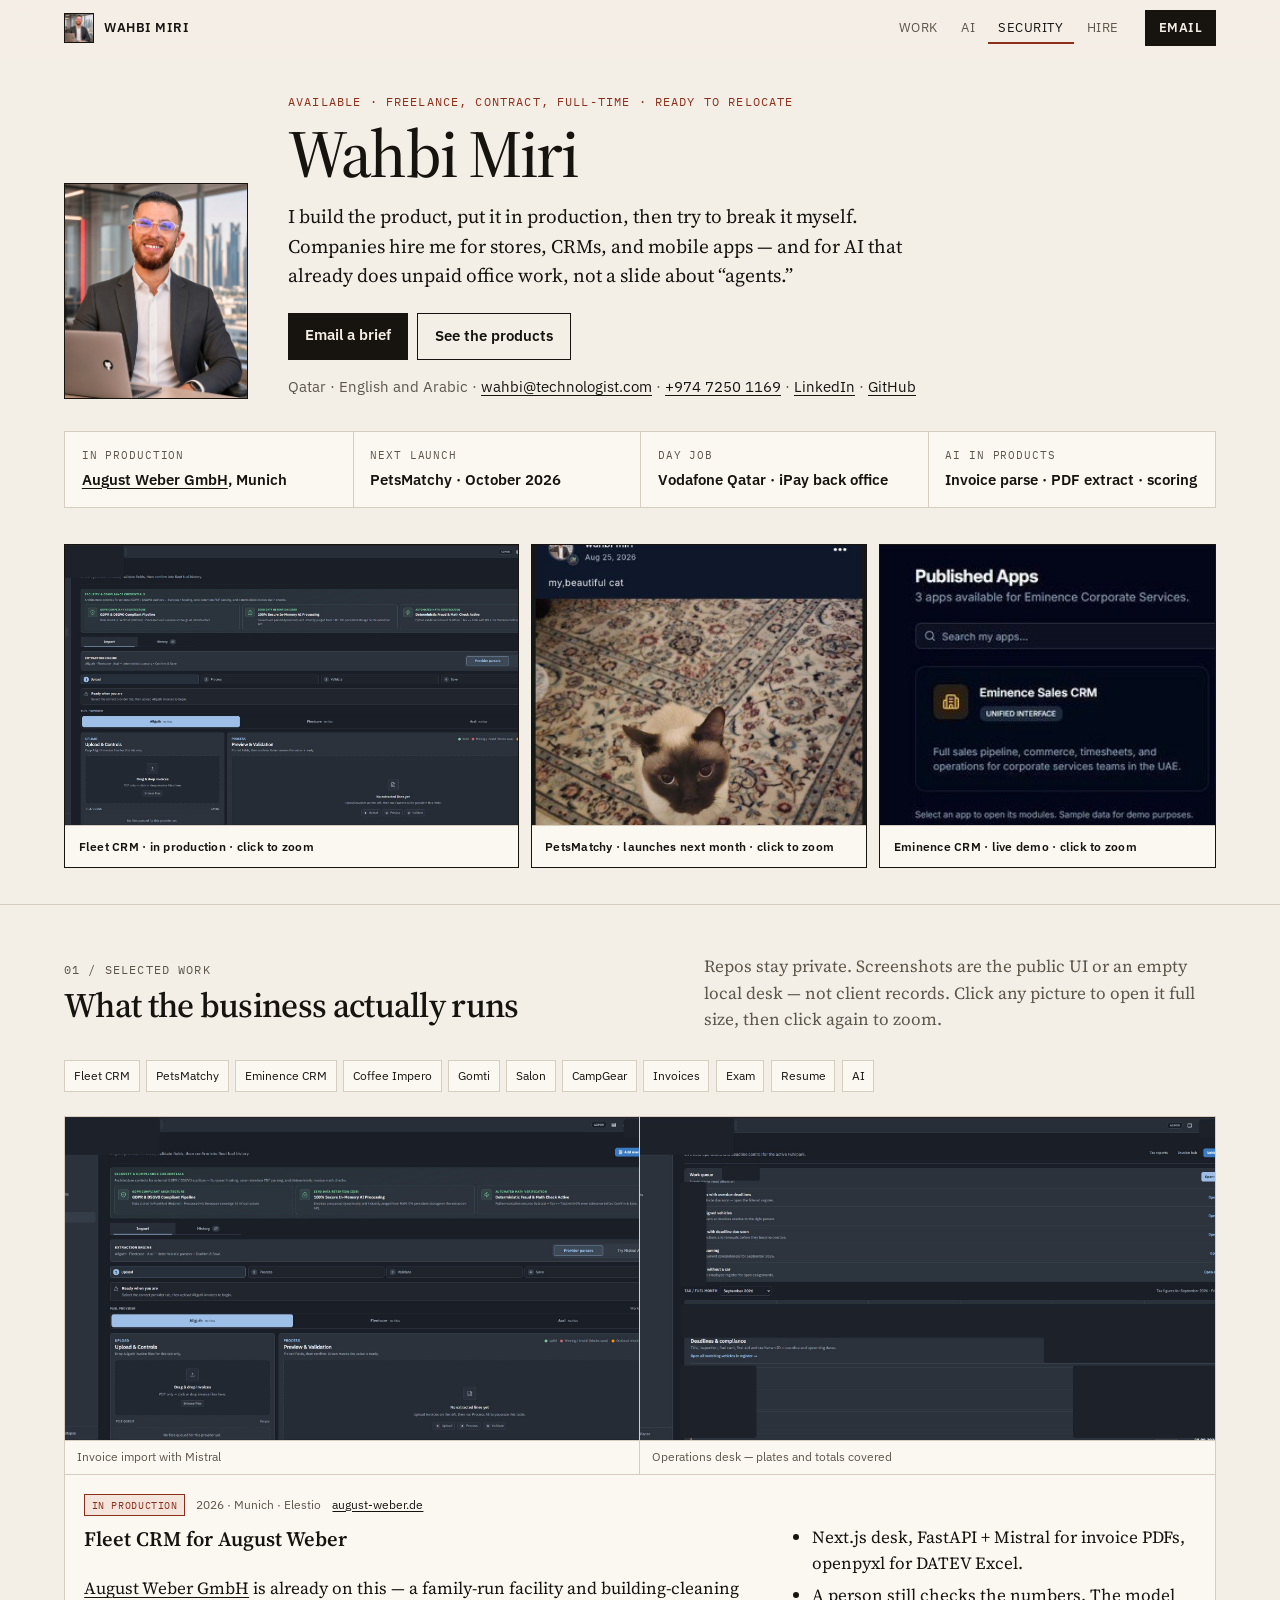
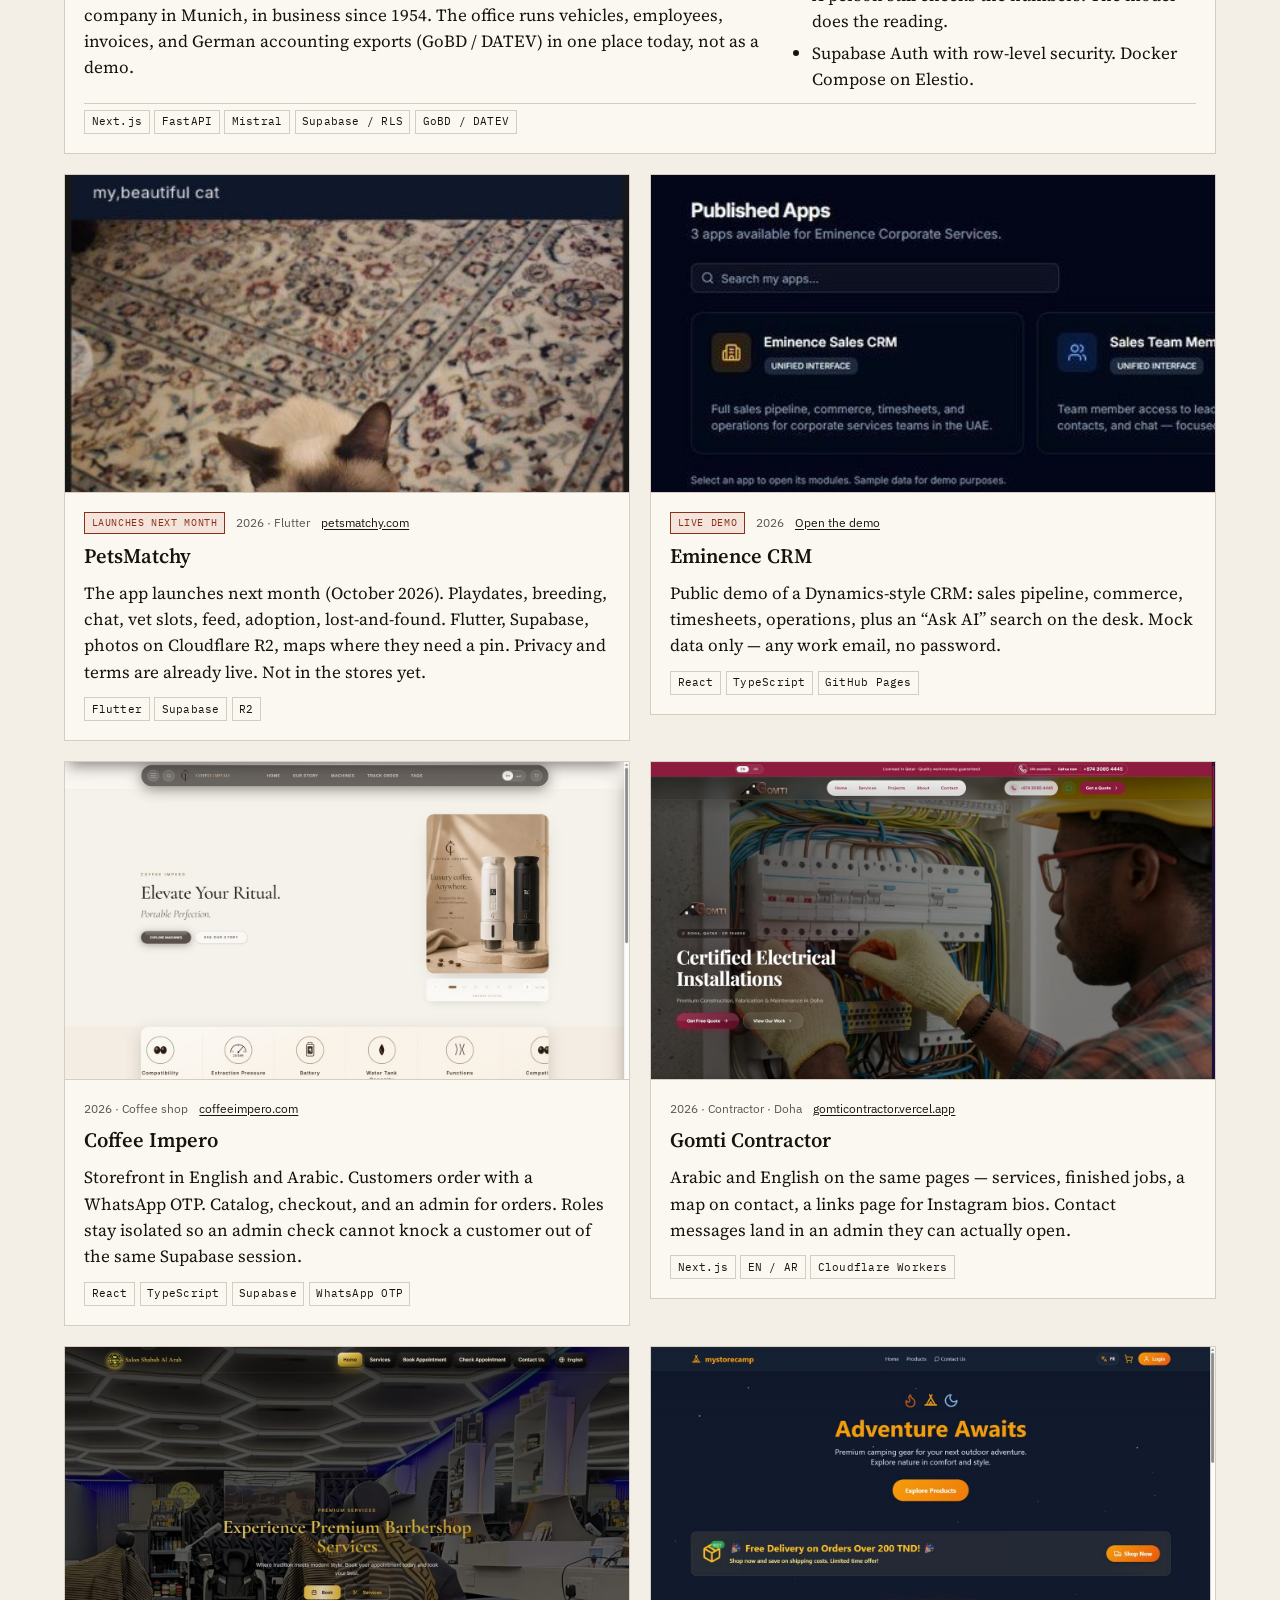
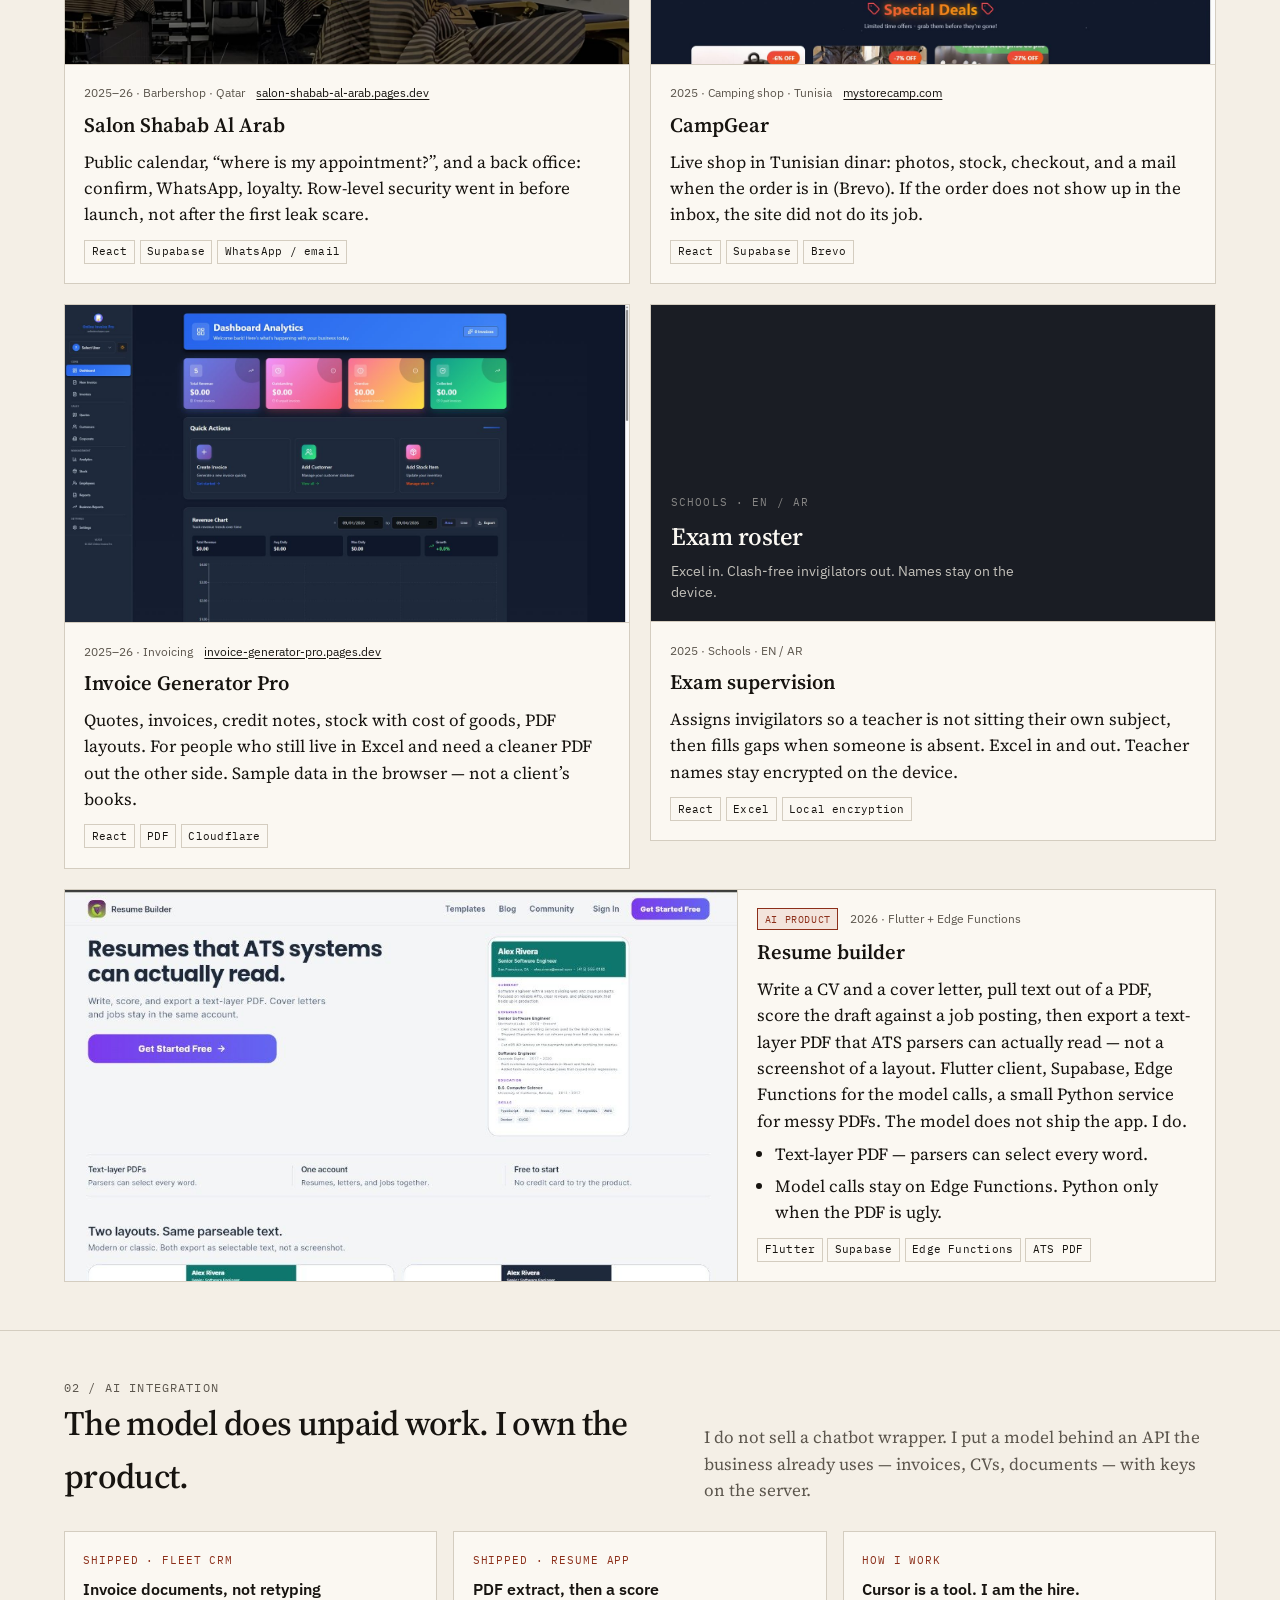
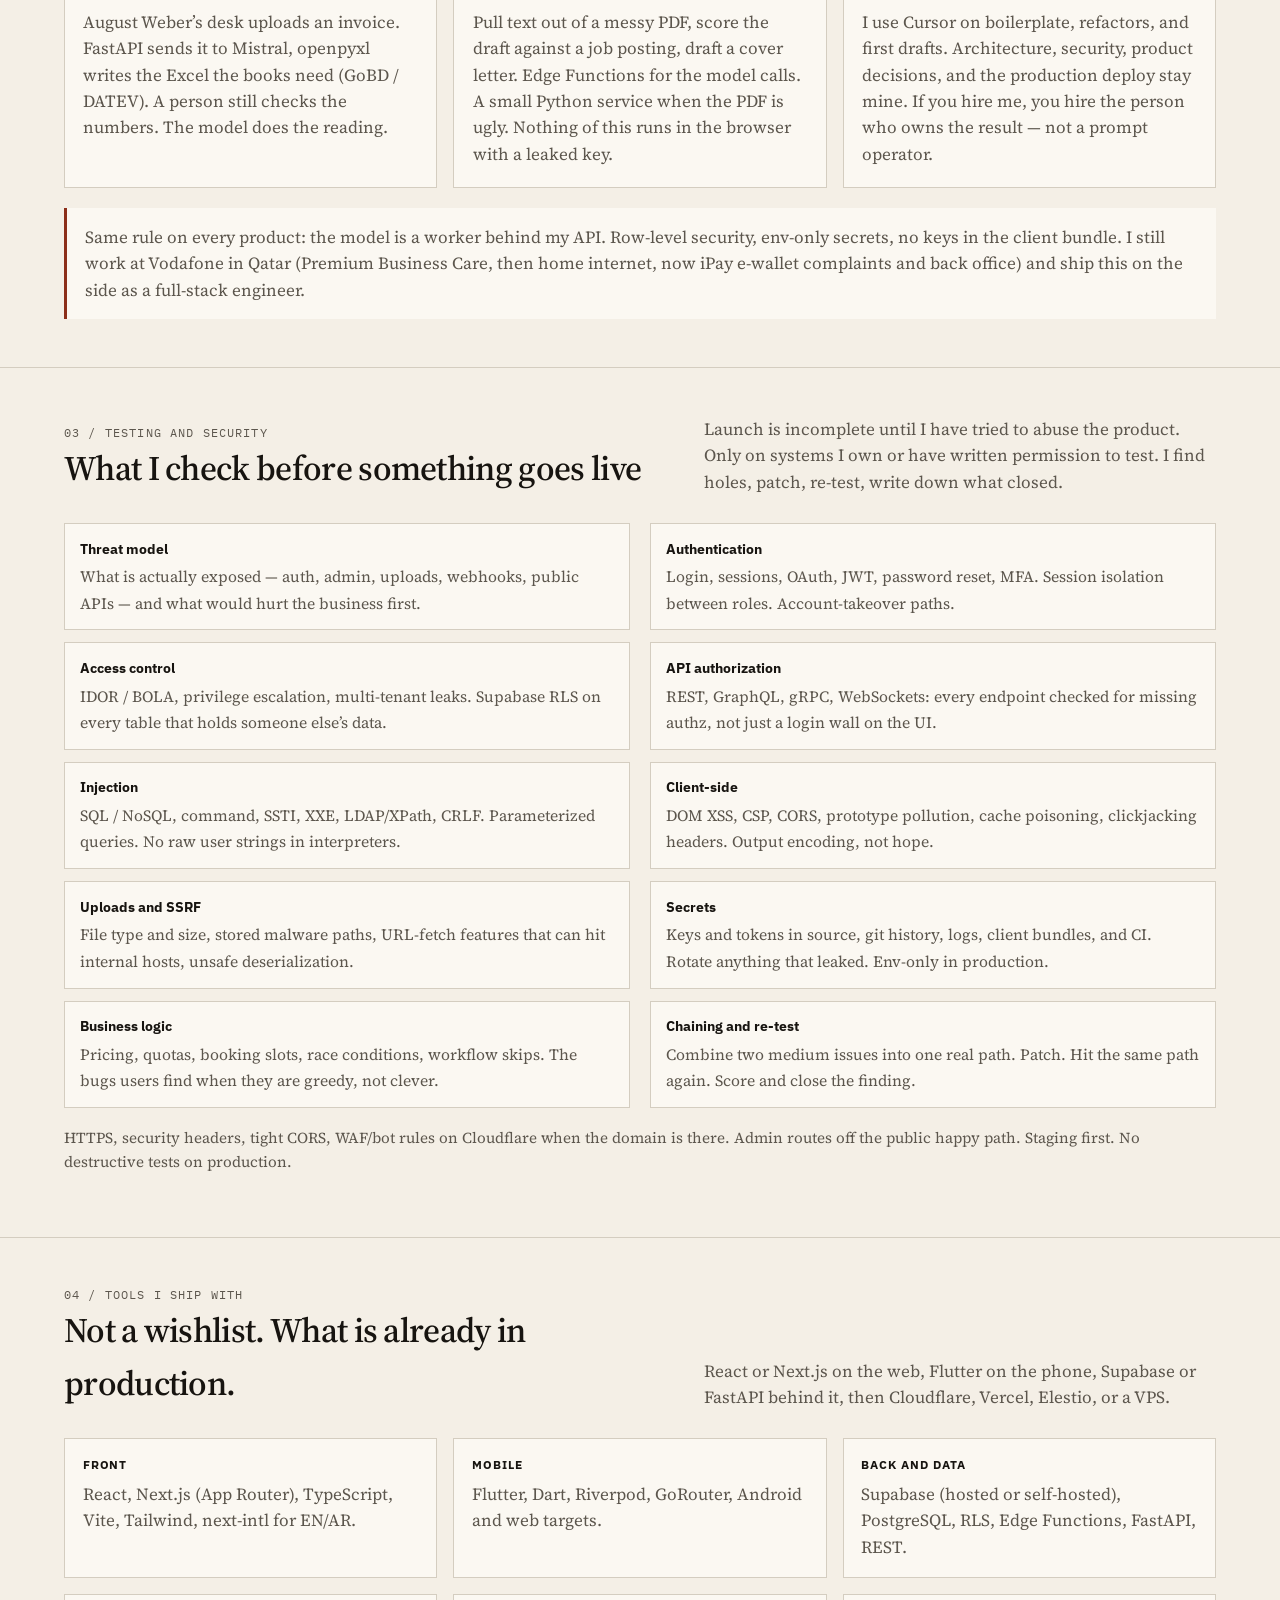
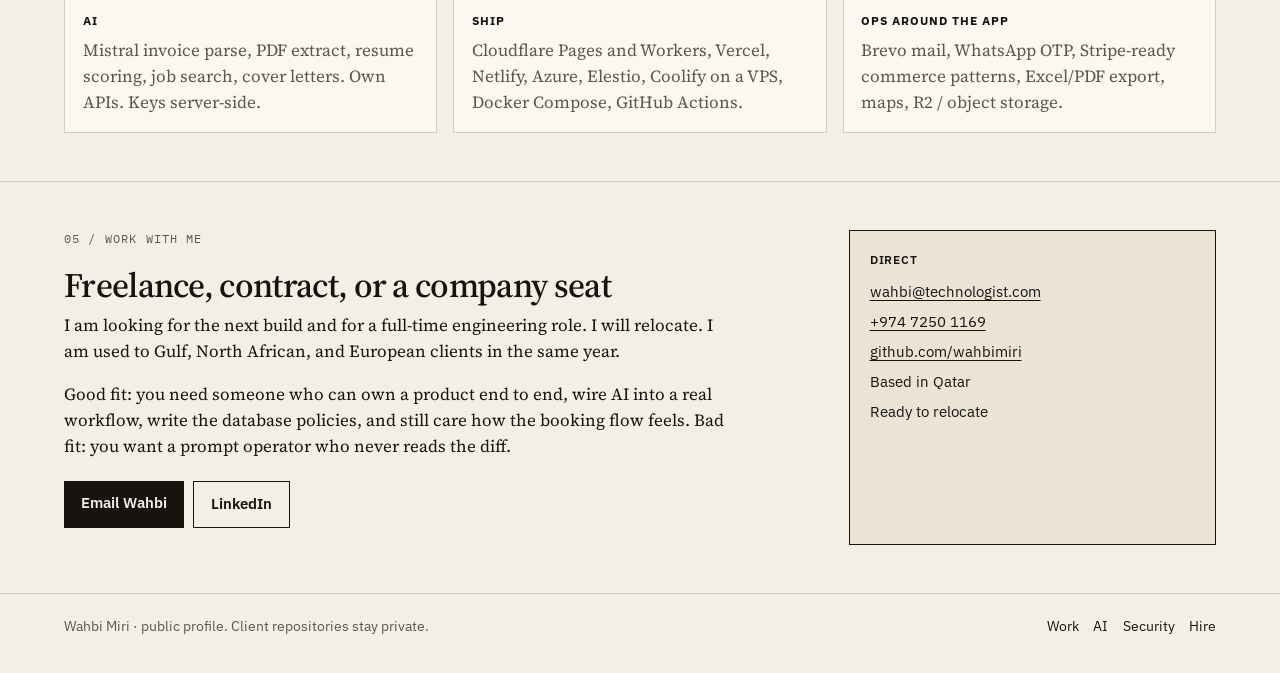
<file: index.html>
<!DOCTYPE html>
<html lang="en">
  <head>
    <meta charset="utf-8" />
    <meta name="viewport" content="width=device-width, initial-scale=1" />
    <title>Wahbi Miri — full-stack product engineer</title>
    <meta
      name="description"
      content="Wahbi Miri ships production web and mobile products, with AI wired into real work: invoice parsing, PDF extract, resume scoring. React, Next.js, Flutter, Supabase. Qatar. Open to freelance, full-time, and relocation."
    />
    <link rel="canonical" href="https://wahbimiri.github.io/" />
    <meta name="author" content="Wahbi Miri" />
    <meta name="robots" content="index,follow" />
    <meta property="og:title" content="Wahbi Miri — full-stack product engineer" />
    <meta
      property="og:description"
      content="Production stores, CRMs, and mobile apps. AI that already ships. Security-checked before launch. Qatar. Ready to relocate."
    />
    <meta property="og:type" content="website" />
    <meta property="og:url" content="https://wahbimiri.github.io/" />
    <meta property="og:image" content="https://wahbimiri.github.io/assets/wahbi-miri.jpg" />
    <meta name="twitter:card" content="summary_large_image" />
    <meta name="twitter:image" content="https://wahbimiri.github.io/assets/wahbi-miri.jpg" />
    <link rel="icon" href="./favicon.svg" type="image/svg+xml" />
    <link rel="apple-touch-icon" href="./assets/wahbi-miri.jpg" />
    <link rel="preconnect" href="https://fonts.googleapis.com" />
    <link rel="preconnect" href="https://fonts.gstatic.com" crossorigin />
    <link
      href="https://fonts.googleapis.com/css2?family=IBM+Plex+Mono:wght@400;500&family=IBM+Plex+Sans:wght@400;600&family=Source+Serif+4:opsz,wght@8..60,400;8..60,550;8..60,600&display=swap"
      rel="stylesheet"
    />
    <link rel="stylesheet" href="./styles.css" />
    <script type="application/ld+json">
      {
        "@context": "https://schema.org",
        "@type": "Person",
        "name": "Wahbi Miri",
        "url": "https://wahbimiri.github.io/",
        "email": "mailto:wahbi@technologist.com",
        "telephone": "+97472501169",
        "image": "https://wahbimiri.github.io/assets/wahbi-miri.jpg",
        "jobTitle": "Full-stack product engineer",
        "address": {
          "@type": "PostalAddress",
          "addressCountry": "QA"
        },
        "sameAs": [
          "https://github.com/wahbimiri",
          "https://www.linkedin.com/in/wahbi-miri-56a66714a"
        ],
        "knowsLanguage": ["en", "ar"],
        "knowsAbout": [
          "React",
          "Next.js",
          "Flutter",
          "Supabase",
          "Cloudflare",
          "application security",
          "AI product integration",
          "invoice document parsing"
        ]
      }
    </script>
  </head>
  <body>
    <a class="skip" href="#work">Skip to work</a>
    <header class="site-header">
      <div class="wrap topbar">
        <a class="brand" href="#top">
          <img src="./assets/wahbi-miri.jpg" width="60" height="70" alt="" />
          <span>Wahbi Miri</span>
        </a>
        <nav class="nav-links" aria-label="Page">
          <a href="#work">Work</a>
          <a href="#ai">AI</a>
          <a href="#security">Security</a>
          <a href="#hire">Hire</a>
        </nav>
        <a class="header-cta" href="mailto:wahbi@technologist.com?subject=Work%20for%20Wahbi%20Miri">Email</a>
      </div>
    </header>

    <main id="top">
      <div class="wrap">
        <div class="hero">
          <img
            class="hero-photo"
            src="./assets/wahbi-miri.jpg"
            width="900"
            height="900"
            alt="Wahbi Miri at a desk in Doha, with a laptop carrying a GitHub sticker"
            fetchpriority="high"
          />
          <div>
            <p class="kicker">Available · freelance, contract, full-time · ready to relocate</p>
            <h1>Wahbi Miri</h1>
            <p class="lede">
              I build the product, put it in production, then try to break it myself.
              Companies hire me for stores, CRMs, and mobile apps — and for AI that
              already does unpaid office work, not a slide about “agents.”
            </p>
            <div class="hero-actions">
              <a class="cta" href="mailto:wahbi@technologist.com?subject=Work%20for%20Wahbi%20Miri">Email a brief</a>
              <a class="cta cta-ghost" href="#work">See the products</a>
            </div>
            <p class="meta">
              Qatar · English and Arabic ·
              <a href="mailto:wahbi@technologist.com">wahbi@technologist.com</a>
              ·
              <a href="tel:+97472501169">+974 7250 1169</a>
              ·
              <a href="https://www.linkedin.com/in/wahbi-miri-56a66714a">LinkedIn</a>
              ·
              <a href="https://github.com/wahbimiri">GitHub</a>
            </p>
          </div>
        </div>

        <dl class="trust">
          <div>
            <dt>In production</dt>
            <dd><a href="https://www.august-weber.de/">August Weber GmbH</a>, Munich</dd>
          </div>
          <div>
            <dt>Next launch</dt>
            <dd>PetsMatchy · October 2026</dd>
          </div>
          <div>
            <dt>Day job</dt>
            <dd>Vodafone Qatar · iPay back office</dd>
          </div>
          <div>
            <dt>AI in products</dt>
            <dd>Invoice parse · PDF extract · scoring</dd>
          </div>
        </dl>

        <div class="proof" aria-label="Product screenshots">
          <div class="proof-card">
            <button type="button" class="shot-open" aria-label="Open Fleet CRM screenshot at full size">
              <img
                src="./assets/work/fleet-crm-invoices.jpg"
                width="2180"
                height="1102"
                alt="Fleet CRM invoice import with Mistral. Empty queue, no client files."
                fetchpriority="high"
              />
            </button>
            <a href="#fleet">Fleet CRM · in production · click to zoom</a>
          </div>
          <div class="proof-card proof-card--phone">
            <button type="button" class="shot-open" aria-label="Open PetsMatchy screenshot at full size">
              <img
                src="./assets/work/petsmatchy.jpg"
                width="502"
                height="1024"
                alt="PetsMatchy feed on a phone"
              />
            </button>
            <a href="#petsmatchy">PetsMatchy · launches next month · click to zoom</a>
          </div>
          <div class="proof-card">
            <button type="button" class="shot-open" aria-label="Open Eminence CRM screenshot at full size">
              <img
                src="./assets/work/eminence-crm.jpg"
                width="776"
                height="248"
                alt="Eminence CRM app launcher"
              />
            </button>
            <a href="#eminence">Eminence CRM · live demo · click to zoom</a>
          </div>
        </div>
      </div>

      <section id="work">
        <div class="wrap">
          <div class="section-head">
            <div>
              <p class="section-label">01 / Selected work</p>
              <h2>What the business actually runs</h2>
            </div>
            <p>
              Repos stay private. Screenshots are the public UI or an empty local desk —
              not client records. Click any picture to open it full size, then click
              again to zoom.
            </p>
          </div>
          <nav class="jump" aria-label="Jump to a product">
            <a href="#fleet">Fleet CRM</a>
            <a href="#petsmatchy">PetsMatchy</a>
            <a href="#eminence">Eminence CRM</a>
            <a href="#coffee">Coffee Impero</a>
            <a href="#gomti">Gomti</a>
            <a href="#salon">Salon</a>
            <a href="#campgear">CampGear</a>
            <a href="#invoice">Invoices</a>
            <a href="#exam">Exam</a>
            <a href="#resume">Resume</a>
            <a href="#ai">AI</a>
          </nav>
          <div class="work-grid">
            <article class="job job--wide" id="fleet">
              <div class="job-shots">
                <figure class="job-shot job-shot--desk">
                  <button type="button" class="shot-open" aria-label="Open Fleet CRM invoice screenshot at full size">
                    <img
                      src="./assets/work/fleet-crm-invoices.jpg"
                      width="2180"
                      height="1102"
                      alt="Fleet CRM invoice import with Mistral. Empty queue, no client files."
                    />
                  </button>
                  <figcaption>Invoice import with Mistral</figcaption>
                </figure>
                <figure class="job-shot job-shot--desk">
                  <button type="button" class="shot-open" aria-label="Open Fleet CRM operations screenshot at full size">
                    <img
                      src="./assets/work/fleet-crm.jpg"
                      width="2184"
                      height="1102"
                      alt="Fleet CRM operations desk. License plates, money, and live counts are covered."
                    />
                  </button>
                  <figcaption>Operations desk — plates and totals covered</figcaption>
                </figure>
              </div>
              <div class="job-body">
                <div class="job-meta">
                  <span class="job-status">In production</span>
                  <span>2026 · Munich · Elestio</span>
                  <a href="https://www.august-weber.de/">august-weber.de</a>
                </div>
                <h3>Fleet CRM for August Weber</h3>
                <p>
                  <a href="https://www.august-weber.de/">August Weber GmbH</a> is already
                  on this — a family-run facility and building-cleaning company in Munich,
                  in business since 1954. The office runs vehicles, employees, invoices,
                  and German accounting exports (GoBD / DATEV) in one place today, not as
                  a demo.
                </p>
                <ul class="job-points">
                  <li>Next.js desk, FastAPI + Mistral for invoice PDFs, openpyxl for DATEV Excel.</li>
                  <li>A person still checks the numbers. The model does the reading.</li>
                  <li>Supabase Auth with row-level security. Docker Compose on Elestio.</li>
                </ul>
                <ul class="tags">
                  <li>Next.js</li>
                  <li>FastAPI</li>
                  <li>Mistral</li>
                  <li>Supabase / RLS</li>
                  <li>GoBD / DATEV</li>
                </ul>
              </div>
            </article>

            <article class="job" id="petsmatchy">
              <figure class="job-shot job-shot--phone">
                <button type="button" class="shot-open" aria-label="Open PetsMatchy screenshot at full size">
                  <img
                    src="./assets/work/petsmatchy.jpg"
                    width="502"
                    height="1024"
                    alt="PetsMatchy feed on a phone, with a pet post and tabs for vets, adoption, and lost pets"
                  />
                </button>
              </figure>
              <div class="job-body">
                <div class="job-meta">
                  <span class="job-status">Launches next month</span>
                  <span>2026 · Flutter</span>
                  <a href="https://petsmatchy.com">petsmatchy.com</a>
                </div>
                <h3>PetsMatchy</h3>
                <p>
                  The app launches next month (October 2026). Playdates, breeding, chat,
                  vet slots, feed, adoption, lost-and-found. Flutter, Supabase, photos on
                  Cloudflare R2, maps where they need a pin. Privacy and terms are already
                  live. Not in the stores yet.
                </p>
                <ul class="tags">
                  <li>Flutter</li>
                  <li>Supabase</li>
                  <li>R2</li>
                </ul>
              </div>
            </article>

            <article class="job" id="eminence">
              <figure class="job-shot">
                <button type="button" class="shot-open" aria-label="Open Eminence CRM screenshot at full size">
                  <img
                    src="./assets/work/eminence-crm.jpg"
                    width="776"
                    height="248"
                    alt="Eminence CRM published apps launcher with sales, team, and operations apps"
                  />
                </button>
              </figure>
              <div class="job-body">
                <div class="job-meta">
                  <span class="job-status">Live demo</span>
                  <span>2026</span>
                  <a href="https://wahbimiri.github.io/EminencCRM-demo/">Open the demo</a>
                </div>
                <h3>Eminence CRM</h3>
                <p>
                  Public demo of a Dynamics-style CRM: sales pipeline, commerce,
                  timesheets, operations, plus an “Ask AI” search on the desk.
                  Mock data only — any work email, no password.
                </p>
                <ul class="tags">
                  <li>React</li>
                  <li>TypeScript</li>
                  <li>GitHub Pages</li>
                </ul>
              </div>
            </article>

            <article class="job" id="coffee">
              <figure class="job-shot">
                <button type="button" class="shot-open" aria-label="Open Coffee Impero screenshot at full size">
                  <img
                    src="./assets/work/coffee-impero.jpg"
                    width="1400"
                    height="1001"
                    alt="Coffee Impero homepage with portable espresso machines and English–Arabic navigation"
                    loading="lazy"
                  />
                </button>
              </figure>
              <div class="job-body">
                <div class="job-meta">
                  <span>2026 · Coffee shop</span>
                  <a href="https://coffeeimpero.com">coffeeimpero.com</a>
                </div>
                <h3>Coffee Impero</h3>
                <p>
                  Storefront in English and Arabic. Customers order with a WhatsApp OTP.
                  Catalog, checkout, and an admin for orders. Roles stay isolated so an
                  admin check cannot knock a customer out of the same Supabase session.
                </p>
                <ul class="tags">
                  <li>React</li>
                  <li>TypeScript</li>
                  <li>Supabase</li>
                  <li>WhatsApp OTP</li>
                </ul>
              </div>
            </article>

            <article class="job" id="gomti">
              <figure class="job-shot">
                <button type="button" class="shot-open" aria-label="Open Gomti Contractor screenshot at full size">
                  <img
                    src="./assets/work/gomti-contractor.jpg"
                    width="1400"
                    height="1001"
                    alt="GOMTI VIEW contractor homepage for electrical and fabrication work in Doha"
                    loading="lazy"
                  />
                </button>
              </figure>
              <div class="job-body">
                <div class="job-meta">
                  <span>2026 · Contractor · Doha</span>
                  <a href="https://gomticontractor.vercel.app">gomticontractor.vercel.app</a>
                </div>
                <h3>Gomti Contractor</h3>
                <p>
                  Arabic and English on the same pages — services, finished jobs, a map
                  on contact, a links page for Instagram bios. Contact messages land in
                  an admin they can actually open.
                </p>
                <ul class="tags">
                  <li>Next.js</li>
                  <li>EN / AR</li>
                  <li>Cloudflare Workers</li>
                </ul>
              </div>
            </article>

            <article class="job" id="salon">
              <figure class="job-shot">
                <button type="button" class="shot-open" aria-label="Open Salon Shabab Al Arab screenshot at full size">
                  <img
                    src="./assets/work/salon-shabab.jpg"
                    width="1400"
                    height="1001"
                    alt="Salon Shabab Al Arab booking site with gold navigation over the shop floor"
                    loading="lazy"
                  />
                </button>
              </figure>
              <div class="job-body">
                <div class="job-meta">
                  <span>2025–26 · Barbershop · Qatar</span>
                  <a href="https://salon-shabab-al-arab.pages.dev">salon-shabab-al-arab.pages.dev</a>
                </div>
                <h3>Salon Shabab Al Arab</h3>
                <p>
                  Public calendar, “where is my appointment?”, and a back office:
                  confirm, WhatsApp, loyalty. Row-level security went in before launch,
                  not after the first leak scare.
                </p>
                <ul class="tags">
                  <li>React</li>
                  <li>Supabase</li>
                  <li>WhatsApp / email</li>
                </ul>
              </div>
            </article>

            <article class="job" id="campgear">
              <figure class="job-shot">
                <button type="button" class="shot-open" aria-label="Open CampGear screenshot at full size">
                  <img
                    src="./assets/work/campgear.jpg"
                    width="1400"
                    height="1001"
                    alt="CampGear store homepage with camping products and a free-delivery offer in Tunisian dinar"
                    loading="lazy"
                  />
                </button>
              </figure>
              <div class="job-body">
                <div class="job-meta">
                  <span>2025 · Camping shop · Tunisia</span>
                  <a href="https://mystorecamp.com">mystorecamp.com</a>
                </div>
                <h3>CampGear</h3>
                <p>
                  Live shop in Tunisian dinar: photos, stock, checkout, and a mail when
                  the order is in (Brevo). If the order does not show up in the inbox,
                  the site did not do its job.
                </p>
                <ul class="tags">
                  <li>React</li>
                  <li>Supabase</li>
                  <li>Brevo</li>
                </ul>
              </div>
            </article>

            <article class="job" id="invoice">
              <figure class="job-shot">
                <button type="button" class="shot-open" aria-label="Open Invoice Generator Pro screenshot at full size">
                  <img
                    src="./assets/work/invoice-generator.jpg"
                    width="1400"
                    height="812"
                    alt="Invoice Generator Pro dashboard with revenue cards, quick actions, and a sidebar"
                    loading="lazy"
                  />
                </button>
              </figure>
              <div class="job-body">
                <div class="job-meta">
                  <span>2025–26 · Invoicing</span>
                  <a href="https://invoice-generator-pro.pages.dev">invoice-generator-pro.pages.dev</a>
                </div>
                <h3>Invoice Generator Pro</h3>
                <p>
                  Quotes, invoices, credit notes, stock with cost of goods, PDF layouts.
                  For people who still live in Excel and need a cleaner PDF out the other
                  side. Sample data in the browser — not a client’s books.
                </p>
                <ul class="tags">
                  <li>React</li>
                  <li>PDF</li>
                  <li>Cloudflare</li>
                </ul>
              </div>
            </article>

            <article class="job" id="exam">
              <figure class="job-shot job-shot--plain" aria-hidden="true">
                <p class="shot-kicker">Schools · EN / AR</p>
                <p class="shot-plain-title">Exam roster</p>
                <p>Excel in. Clash-free invigilators out. Names stay on the device.</p>
              </figure>
              <div class="job-body">
                <div class="job-meta">
                  <span>2025 · Schools · EN / AR</span>
                </div>
                <h3>Exam supervision</h3>
                <p>
                  Assigns invigilators so a teacher is not sitting their own subject,
                  then fills gaps when someone is absent. Excel in and out. Teacher names
                  stay encrypted on the device.
                </p>
                <ul class="tags">
                  <li>React</li>
                  <li>Excel</li>
                  <li>Local encryption</li>
                </ul>
              </div>
            </article>

            <article class="job job--split" id="resume">
              <figure class="job-shot job-shot--desk">
                <button type="button" class="shot-open" aria-label="Open Resume Builder screenshot at full size">
                  <img
                    src="./assets/work/resume-builder.jpg"
                    width="1024"
                    height="966"
                    alt="Resume Builder landing page: ATS-readable text-layer PDFs, modern and classic layouts, cover letters and job search"
                    loading="lazy"
                  />
                </button>
              </figure>
              <div class="job-body">
                <div class="job-meta">
                  <span class="job-status">AI product</span>
                  <span>2026 · Flutter + Edge Functions</span>
                </div>
                <h3>Resume builder</h3>
                <p>
                  Write a CV and a cover letter, pull text out of a PDF, score the draft
                  against a job posting, then export a text-layer PDF that ATS parsers
                  can actually read — not a screenshot of a layout. Flutter client,
                  Supabase, Edge Functions for the model calls, a small Python service
                  for messy PDFs. The model does not ship the app. I do.
                </p>
                <ul class="job-points">
                  <li>Text-layer PDF — parsers can select every word.</li>
                  <li>Model calls stay on Edge Functions. Python only when the PDF is ugly.</li>
                </ul>
                <ul class="tags">
                  <li>Flutter</li>
                  <li>Supabase</li>
                  <li>Edge Functions</li>
                  <li>ATS PDF</li>
                </ul>
              </div>
            </article>
          </div>
        </div>
      </section>

      <section id="ai">
        <div class="wrap">
          <div class="section-head">
            <div>
              <p class="section-label">02 / AI integration</p>
              <h2>The model does unpaid work. I own the product.</h2>
            </div>
            <p>
              I do not sell a chatbot wrapper. I put a model behind an API the business
              already uses — invoices, CVs, documents — with keys on the server.
            </p>
          </div>
          <div class="ai-grid">
            <article class="ai-card">
              <p class="eyebrow">Shipped · fleet CRM</p>
              <h3>Invoice documents, not retyping</h3>
              <p>
                August Weber’s desk uploads an invoice. FastAPI sends it to Mistral,
                openpyxl writes the Excel the books need (GoBD / DATEV). A person still
                checks the numbers. The model does the reading.
              </p>
            </article>
            <article class="ai-card">
              <p class="eyebrow">Shipped · resume app</p>
              <h3>PDF extract, then a score</h3>
              <p>
                Pull text out of a messy PDF, score the draft against a job posting,
                draft a cover letter. Edge Functions for the model calls. A small Python
                service when the PDF is ugly. Nothing of this runs in the browser with a
                leaked key.
              </p>
            </article>
            <article class="ai-card">
              <p class="eyebrow">How I work</p>
              <h3>Cursor is a tool. I am the hire.</h3>
              <p>
                I use Cursor on boilerplate, refactors, and first drafts. Architecture,
                security, product decisions, and the production deploy stay mine. If you
                hire me, you hire the person who owns the result — not a prompt operator.
              </p>
            </article>
          </div>
          <p class="ai-note">
            Same rule on every product: the model is a worker behind my API. Row-level
            security, env-only secrets, no keys in the client bundle. I still work at
            Vodafone in Qatar (Premium Business Care, then home internet, now iPay
            e-wallet complaints and back office) and ship this on the side as a
            full-stack engineer.
          </p>
        </div>
      </section>

      <section id="security">
        <div class="wrap">
          <div class="section-head">
            <div>
              <p class="section-label">03 / Testing and security</p>
              <h2>What I check before something goes live</h2>
            </div>
            <p>
              Launch is incomplete until I have tried to abuse the product. Only on
              systems I own or have written permission to test. I find holes, patch,
              re-test, write down what closed.
            </p>
          </div>
          <ul class="checks">
            <li>
              <strong>Threat model</strong>
              <span>What is actually exposed — auth, admin, uploads, webhooks, public APIs — and what would hurt the business first.</span>
            </li>
            <li>
              <strong>Authentication</strong>
              <span>Login, sessions, OAuth, JWT, password reset, MFA. Session isolation between roles. Account-takeover paths.</span>
            </li>
            <li>
              <strong>Access control</strong>
              <span>IDOR / BOLA, privilege escalation, multi-tenant leaks. Supabase RLS on every table that holds someone else’s data.</span>
            </li>
            <li>
              <strong>API authorization</strong>
              <span>REST, GraphQL, gRPC, WebSockets: every endpoint checked for missing authz, not just a login wall on the UI.</span>
            </li>
            <li>
              <strong>Injection</strong>
              <span>SQL / NoSQL, command, SSTI, XXE, LDAP/XPath, CRLF. Parameterized queries. No raw user strings in interpreters.</span>
            </li>
            <li>
              <strong>Client-side</strong>
              <span>DOM XSS, CSP, CORS, prototype pollution, cache poisoning, clickjacking headers. Output encoding, not hope.</span>
            </li>
            <li>
              <strong>Uploads and SSRF</strong>
              <span>File type and size, stored malware paths, URL-fetch features that can hit internal hosts, unsafe deserialization.</span>
            </li>
            <li>
              <strong>Secrets</strong>
              <span>Keys and tokens in source, git history, logs, client bundles, and CI. Rotate anything that leaked. Env-only in production.</span>
            </li>
            <li>
              <strong>Business logic</strong>
              <span>Pricing, quotas, booking slots, race conditions, workflow skips. The bugs users find when they are greedy, not clever.</span>
            </li>
            <li>
              <strong>Chaining and re-test</strong>
              <span>Combine two medium issues into one real path. Patch. Hit the same path again. Score and close the finding.</span>
            </li>
          </ul>
          <p class="note">
            HTTPS, security headers, tight CORS, WAF/bot rules on Cloudflare when the
            domain is there. Admin routes off the public happy path. Staging first. No
            destructive tests on production.
          </p>
        </div>
      </section>

      <section id="stack">
        <div class="wrap">
          <div class="section-head">
            <div>
              <p class="section-label">04 / Tools I ship with</p>
              <h2>Not a wishlist. What is already in production.</h2>
            </div>
            <p>
              React or Next.js on the web, Flutter on the phone, Supabase or FastAPI
              behind it, then Cloudflare, Vercel, Elestio, or a VPS.
            </p>
          </div>
          <div class="stack-grid">
            <div>
              <h3>Front</h3>
              <p>React, Next.js (App Router), TypeScript, Vite, Tailwind, next-intl for EN/AR.</p>
            </div>
            <div>
              <h3>Mobile</h3>
              <p>Flutter, Dart, Riverpod, GoRouter, Android and web targets.</p>
            </div>
            <div>
              <h3>Back and data</h3>
              <p>Supabase (hosted or self-hosted), PostgreSQL, RLS, Edge Functions, FastAPI, REST.</p>
            </div>
            <div>
              <h3>AI</h3>
              <p>Mistral invoice parse, PDF extract, resume scoring, job search, cover letters. Own APIs. Keys server-side.</p>
            </div>
            <div>
              <h3>Ship</h3>
              <p>Cloudflare Pages and Workers, Vercel, Netlify, Azure, Elestio, Coolify on a VPS, Docker Compose, GitHub Actions.</p>
            </div>
            <div>
              <h3>Ops around the app</h3>
              <p>Brevo mail, WhatsApp OTP, Stripe-ready commerce patterns, Excel/PDF export, maps, R2 / object storage.</p>
            </div>
          </div>
        </div>
      </section>

      <section id="hire">
        <div class="wrap hire-box">
          <div class="hire-copy">
            <p class="section-label">05 / Work with me</p>
            <h2>Freelance, contract, or a company seat</h2>
            <div class="prose">
              <p>
                I am looking for the next build and for a full-time engineering role. I
                will relocate. I am used to Gulf, North African, and European clients in
                the same year.
              </p>
              <p>
                Good fit: you need someone who can own a product end to end, wire AI into
                a real workflow, write the database policies, and still care how the
                booking flow feels. Bad fit: you want a prompt operator who never reads
                the diff.
              </p>
            </div>
            <p class="hero-actions">
              <a class="cta" href="mailto:wahbi@technologist.com?subject=Work%20for%20Wahbi%20Miri">Email Wahbi</a>
              <a class="cta cta-ghost" href="https://www.linkedin.com/in/wahbi-miri-56a66714a">LinkedIn</a>
            </p>
          </div>
          <aside class="aside">
            <h2>Direct</h2>
            <ul>
              <li><a href="mailto:wahbi@technologist.com">wahbi@technologist.com</a></li>
              <li><a href="tel:+97472501169">+974 7250 1169</a></li>
              <li><a href="https://github.com/wahbimiri">github.com/wahbimiri</a></li>
              <li>Based in Qatar</li>
              <li>Ready to relocate</li>
            </ul>
          </aside>
        </div>
      </section>
    </main>

    <footer>
      <div class="wrap">
        <span>Wahbi Miri · public profile. Client repositories stay private.</span>
        <nav aria-label="Footer">
          <a href="#work">Work</a>
          <a href="#ai">AI</a>
          <a href="#security">Security</a>
          <a href="#hire">Hire</a>
        </nav>
      </div>
    </footer>
    <dialog class="shot-viewer" id="shot-viewer" aria-label="Screenshot viewer">
      <div class="shot-viewer-bar">
        <p class="shot-viewer-hint">Click the picture to zoom. Scroll or drag when zoomed.</p>
        <div class="shot-viewer-actions">
          <button type="button" data-zoom-out aria-label="Zoom out">−</button>
          <button type="button" data-zoom-in aria-label="Zoom in">+</button>
          <button type="button" data-zoom-fit>Fit</button>
          <button type="button" class="shot-viewer-close" data-close>Close</button>
        </div>
      </div>
      <div class="shot-viewer-stage">
        <img class="shot-viewer-img" alt="" />
      </div>
    </dialog>
    <script src="./site.js" defer></script>
  </body>
</html>
</file>
<file: styles.css>
:root {
  --paper: #f4efe6;
  --ink: #171410;
  --muted: #5c564d;
  --line: #d4cdc0;
  --band: #ebe4d6;
  --mark: #8c2f1a;
  --mark-soft: #f3e4dc;
  --white: #fbf8f2;
  --focus: #171410;
  --max: 72rem;
  --header: 3.5rem;
  --type: "Source Serif 4", "Iowan Old Style", "Palatino Linotype", Palatino, Georgia, serif;
  --sans: "IBM Plex Sans", "Segoe UI", system-ui, sans-serif;
  --mono: "IBM Plex Mono", ui-monospace, Consolas, monospace;
  --space: 0.25rem;
}

*,
*::before,
*::after {
  box-sizing: border-box;
}

html {
  scroll-behavior: smooth;
  scroll-padding-top: calc(var(--header) + 0.75rem);
}

body {
  margin: 0;
  color: var(--ink);
  background: var(--paper);
  font-family: var(--type);
  font-size: 1.0625rem;
  line-height: 1.55;
  text-rendering: optimizeLegibility;
}

img {
  max-width: 100%;
  height: auto;
}

a {
  color: var(--ink);
  text-decoration-thickness: 1px;
  text-underline-offset: 0.18em;
}

a:hover {
  color: var(--mark);
}

:focus-visible {
  outline: 2px solid var(--focus);
  outline-offset: 3px;
}

.skip {
  position: absolute;
  left: 0.75rem;
  top: -3rem;
  background: var(--ink);
  color: var(--paper);
  padding: 0.4rem 0.7rem;
  z-index: 30;
}

.skip:focus {
  top: 0.75rem;
}

.wrap {
  width: min(var(--max), calc(100% - 2.5rem));
  margin-inline: auto;
}

.site-header {
  position: sticky;
  top: 0;
  z-index: 20;
  background: rgb(244 239 230 / 0.94);
  border-bottom: 1px solid transparent;
  backdrop-filter: blur(10px);
}

.site-header.is-stuck {
  border-bottom-color: var(--line);
}

.topbar {
  display: flex;
  align-items: center;
  justify-content: space-between;
  gap: 1rem;
  min-height: var(--header);
}

.brand {
  display: flex;
  align-items: center;
  gap: 0.65rem;
  text-decoration: none;
  color: inherit;
  min-width: 0;
}

.brand img {
  width: 1.85rem;
  height: 1.85rem;
  object-fit: cover;
  object-position: center 18%;
  border: 1px solid var(--ink);
  flex-shrink: 0;
}

.brand span {
  font-family: var(--sans);
  font-size: 0.8125rem;
  font-weight: 600;
  letter-spacing: 0.04em;
  text-transform: uppercase;
  white-space: nowrap;
}

.nav-links {
  display: flex;
  align-items: center;
  gap: 0.15rem 0.15rem;
  margin-left: auto;
  overflow-x: auto;
  scrollbar-width: none;
}

.nav-links::-webkit-scrollbar {
  display: none;
}

.nav-links a {
  font-family: var(--sans);
  font-size: 0.8125rem;
  letter-spacing: 0.04em;
  text-transform: uppercase;
  text-decoration: none;
  color: var(--muted);
  padding: 0.4rem 0.65rem;
  white-space: nowrap;
}

.nav-links a:hover,
.nav-links a.is-active {
  color: var(--ink);
}

.nav-links a.is-active {
  box-shadow: inset 0 -2px 0 var(--mark);
}

.header-cta {
  flex-shrink: 0;
  font-family: var(--sans);
  font-size: 0.8125rem;
  font-weight: 600;
  letter-spacing: 0.04em;
  text-transform: uppercase;
  text-decoration: none;
  background: var(--ink);
  color: var(--paper);
  padding: 0.5rem 0.85rem;
}

.header-cta:hover {
  background: var(--mark);
  color: var(--paper);
}

.hero {
  display: grid;
  grid-template-columns: 11.5rem minmax(0, 1fr);
  gap: 2rem 2.5rem;
  align-items: end;
  padding: 2.25rem 0 2rem;
}

.hero-photo {
  width: 11.5rem;
  height: 13.5rem;
  object-fit: cover;
  object-position: center 16%;
  border: 1px solid var(--ink);
  display: block;
  background: var(--band);
}

.kicker {
  margin: 0 0 0.7rem;
  font-family: var(--mono);
  font-size: 0.72rem;
  letter-spacing: 0.1em;
  text-transform: uppercase;
  color: var(--mark);
}

h1 {
  margin: 0;
  font-size: clamp(2.5rem, 6vw, 4.2rem);
  font-weight: 500;
  letter-spacing: -0.035em;
  line-height: 0.95;
}

.lede {
  margin: 1rem 0 0;
  max-width: 40rem;
  font-size: 1.2rem;
}

.hero-actions {
  display: flex;
  flex-wrap: wrap;
  gap: 0.6rem;
  margin-top: 1.35rem;
}

.meta {
  margin: 1rem 0 0;
  font-family: var(--sans);
  font-size: 0.92rem;
  color: var(--muted);
}

.trust {
  display: grid;
  grid-template-columns: repeat(4, minmax(0, 1fr));
  gap: 0;
  margin: 0 0 2.25rem;
  border: 1px solid var(--line);
  background: var(--white);
}

.trust div {
  padding: 0.95rem 1.05rem;
  border-left: 1px solid var(--line);
}

.trust div:first-child {
  border-left: 0;
}

.trust dt {
  margin: 0;
  font-family: var(--mono);
  font-size: 0.68rem;
  letter-spacing: 0.08em;
  text-transform: uppercase;
  color: var(--muted);
}

.trust dd {
  margin: 0.3rem 0 0;
  font-family: var(--sans);
  font-size: 0.92rem;
  font-weight: 600;
}

.proof {
  display: grid;
  grid-template-columns: 1.35fr 1fr 1fr;
  gap: 0.75rem;
  padding-bottom: 2.25rem;
}

.proof-card {
  display: flex;
  flex-direction: column;
  overflow: hidden;
  border: 1px solid var(--ink);
  background: var(--white);
}

.proof-card img {
  width: 100%;
  height: 17.5rem;
  display: block;
  object-fit: cover;
  object-position: center top;
  background: #1a1d24;
}

.proof-card:last-child img {
  object-position: left top;
}

.proof-card--phone {
  background: #12151c;
}

.proof-card--phone img {
  object-fit: cover;
  object-position: center 30%;
  background: #12151c;
}

.proof-card > a {
  display: block;
  padding: 0.7rem 0.85rem;
  font-family: var(--sans);
  font-size: 0.78rem;
  font-weight: 600;
  letter-spacing: 0.02em;
  text-decoration: none;
  border-top: 1px solid var(--line);
  background: var(--white);
  color: var(--ink);
}

.proof-card > a:hover {
  color: var(--mark);
}

section {
  padding: 3rem 0;
  border-top: 1px solid var(--line);
}

.section-head {
  display: grid;
  grid-template-columns: minmax(0, 38rem) minmax(12rem, 1fr);
  gap: 1.5rem 2rem;
  align-items: end;
  margin-bottom: 1.75rem;
}

.section-label {
  margin: 0 0 0.65rem;
  font-family: var(--mono);
  font-size: 0.72rem;
  letter-spacing: 0.1em;
  text-transform: uppercase;
  color: var(--muted);
}

h2 {
  margin: 0;
  font-size: clamp(1.65rem, 3vw, 2.15rem);
  font-weight: 550;
  letter-spacing: -0.02em;
}

.section-head p {
  margin: 0;
  color: var(--muted);
}

.jump {
  display: flex;
  flex-wrap: wrap;
  gap: 0.4rem;
  margin: 0 0 1.5rem;
}

.jump a {
  font-family: var(--sans);
  font-size: 0.78rem;
  text-decoration: none;
  border: 1px solid var(--line);
  padding: 0.32rem 0.55rem;
  background: var(--white);
}

.jump a:hover {
  border-color: var(--ink);
  color: var(--ink);
}

.work-grid {
  display: grid;
  grid-template-columns: repeat(2, minmax(0, 1fr));
  gap: 1.25rem;
  grid-auto-flow: dense;
  align-items: start;
}

.job {
  display: flex;
  flex-direction: column;
  background: var(--white);
  border: 1px solid var(--line);
  min-width: 0;
}

.job--wide {
  grid-column: 1 / -1;
  display: grid;
  grid-template-columns: 1fr;
}

.job--split {
  grid-column: 1 / -1;
  display: grid;
  grid-template-columns: minmax(0, 1.2fr) minmax(20rem, 0.85fr);
  align-items: stretch;
}

.job-shot {
  margin: 0;
  background: var(--band);
  border-bottom: 1px solid var(--line);
}

.job--wide .job-shot {
  border-right: 0;
}

.job--wide > .job-shot {
  border-bottom: 1px solid var(--line);
}

.job-shots {
  display: grid;
  grid-template-columns: 1fr 1fr;
  min-width: 0;
  border-bottom: 1px solid var(--line);
}

.job--wide > .job-shots {
  border-right: 0;
}

.job--wide .job-shots .job-shot {
  border-right: 1px solid var(--line);
  border-bottom: 0;
}

.job--wide .job-shots .job-shot:last-child {
  border-right: 0;
  border-bottom: 0;
}

.job-shot figcaption {
  margin: 0;
  padding: 0.45rem 0.75rem;
  font-family: var(--sans);
  font-size: 0.75rem;
  color: var(--muted);
  background: var(--white);
  border-top: 1px solid var(--line);
}

.job--wide .job-shot img {
  aspect-ratio: 16 / 9;
  object-fit: cover;
  object-position: top center;
  background: #12151c;
  max-height: 20rem;
}

.job--wide > .job-shot img,
.job--wide .job-shot--desk img {
  aspect-ratio: 16 / 9;
  object-fit: cover;
  object-position: top center;
  background: #12151c;
  max-height: 22rem;
}

.job--split > .job-shot {
  position: relative;
  min-height: 0;
  border-bottom: 0;
  border-right: 1px solid var(--line);
  background: #ece8e0;
}

.job--split .shot-open {
  position: absolute;
  inset: 0;
  height: 100%;
}

.job--split .shot-open img {
  width: 100%;
  height: 100%;
  max-width: none;
  aspect-ratio: auto;
  max-height: none;
  object-fit: cover;
  object-position: top center;
  background: #ece8e0;
}

button.shot-open {
  display: block;
  width: 100%;
  margin: 0;
  padding: 0;
  border: 0;
  background: transparent;
  cursor: zoom-in;
  color: inherit;
  font: inherit;
  text-align: inherit;
}

.job-shot--phone .shot-open {
  width: 100%;
}

.shot-viewer {
  position: fixed;
  inset: 0;
  width: 100%;
  height: 100%;
  max-width: none;
  max-height: none;
  margin: 0;
  padding: 0;
  border: 0;
  background: #141210;
  color: #f4efe6;
  z-index: 80;
}

.shot-viewer:not([open]) {
  display: none;
}

.shot-viewer[open] {
  display: flex;
  flex-direction: column;
}

.shot-viewer::backdrop {
  background: rgba(12, 11, 9, 0.88);
}

.shot-viewer-bar {
  display: flex;
  align-items: center;
  justify-content: space-between;
  gap: 1rem;
  min-height: 3.25rem;
  padding: 0.5rem 0.85rem;
  border-bottom: 1px solid rgba(244, 239, 230, 0.16);
  font-family: var(--sans);
}

.shot-viewer-hint {
  margin: 0;
  font-size: 0.85rem;
  color: rgba(244, 239, 230, 0.78);
}

.shot-viewer-actions {
  display: flex;
  gap: 0.4rem;
  flex-shrink: 0;
}

.shot-viewer-actions button {
  font-family: var(--sans);
  font-size: 0.85rem;
  color: #f4efe6;
  background: transparent;
  border: 1px solid rgba(244, 239, 230, 0.35);
  padding: 0.28rem 0.65rem;
  cursor: pointer;
}

.shot-viewer-close {
  border-color: #f4efe6 !important;
}

.shot-viewer-stage {
  flex: 1;
  min-height: 0;
  overflow: auto;
  display: flex;
  align-items: center;
  justify-content: center;
  cursor: zoom-in;
}

.shot-viewer.is-zoomed .shot-viewer-stage {
  cursor: grab;
  align-items: flex-start;
  justify-content: flex-start;
}

.shot-viewer.is-dragging .shot-viewer-stage {
  cursor: grabbing;
}

.shot-viewer-img {
  display: block;
  max-width: min(96vw, 1400px);
  max-height: calc(100vh - 4.5rem);
  width: auto;
  height: auto;
  cursor: zoom-in;
}

.shot-viewer.is-zoomed .shot-viewer-img {
  max-width: none;
  max-height: none;
  cursor: zoom-out;
}

@media (max-width: 720px) {
  .shot-viewer-hint {
    display: none;
  }
}

.job-shot img {
  width: 100%;
  display: block;
  aspect-ratio: 16 / 9;
  object-fit: cover;
  object-position: top;
}

.job-shot--phone {
  background: #12151c;
  display: block;
  padding: 0;
}

.job-shot--phone img,
.job-shot--phone .shot-open img {
  width: 100%;
  aspect-ratio: 16 / 9;
  object-fit: cover;
  object-position: center 30%;
}

.job-shot--plain {
  aspect-ratio: 16 / 9;
  min-height: 0;
  display: flex;
  flex-direction: column;
  justify-content: flex-end;
  gap: 0.35rem;
  padding: 1.2rem 1.25rem 1.15rem;
  background: #1a1d24;
  color: #f4efe6;
}

.job-shot--plain .shot-kicker {
  margin: 0;
  font-family: var(--mono);
  font-size: 0.7rem;
  letter-spacing: 0.1em;
  text-transform: uppercase;
  color: rgba(244, 239, 230, 0.5);
}

.job-shot--plain .shot-plain-title {
  margin: 0;
  font-family: var(--type);
  font-size: 1.55rem;
  font-weight: 550;
  letter-spacing: -0.02em;
  color: #fbf8f2;
}

.job-shot--plain p:last-child {
  margin: 0;
  max-width: 22rem;
  font-family: var(--sans);
  font-size: 0.9rem;
  line-height: 1.45;
  color: rgba(244, 239, 230, 0.78);
}

.job-shot--phone .shot-open img {
  width: 100%;
}

.job-body {
  padding: 1.15rem 1.2rem 1.2rem;
  display: flex;
  flex-direction: column;
  gap: 0.45rem;
}

.job--wide > .job-body {
  display: grid;
  grid-template-columns: minmax(0, 1.35fr) minmax(16.5rem, 0.8fr);
  column-gap: 2rem;
  row-gap: 0.5rem;
  align-items: start;
}

.job--wide > .job-body .job-meta {
  grid-column: 1 / -1;
}

.job--wide > .job-body h3,
.job--wide > .job-body > p {
  grid-column: 1;
}

.job--wide > .job-body .job-points {
  grid-column: 2;
  grid-row: 2 / 4;
}

.job--wide > .job-body .tags {
  grid-column: 1 / -1;
  margin-top: 0.15rem;
  padding-top: 0.35rem;
  border-top: 1px solid var(--line);
}

#eminence .job-shot img {
  object-position: left top;
}

.job-meta {
  display: flex;
  flex-wrap: wrap;
  gap: 0.4rem 0.7rem;
  align-items: center;
  font-family: var(--sans);
  font-size: 0.78rem;
  color: var(--muted);
  margin-bottom: 0;
}

.job-status {
  font-family: var(--mono);
  font-size: 0.65rem;
  letter-spacing: 0.06em;
  text-transform: uppercase;
  color: var(--mark);
  border: 1px solid var(--mark);
  background: var(--mark-soft);
  padding: 0.12rem 0.4rem;
}

.job h3 {
  margin: 0;
  font-size: 1.28rem;
  font-weight: 600;
}

.job p {
  margin: 0;
  color: var(--ink);
}

.job-points {
  margin: 0;
  padding: 0 0 0 1.1rem;
  color: var(--ink);
}

.job-points li + li {
  margin-top: 0.35rem;
}

.tags {
  display: flex;
  flex-wrap: wrap;
  gap: 0.3rem;
  margin: 0.15rem 0 0;
  padding: 0.15rem 0 0;
  list-style: none;
}

.tags li {
  font-family: var(--mono);
  font-size: 0.68rem;
  letter-spacing: 0.02em;
  border: 1px solid var(--line);
  padding: 0.16rem 0.4rem;
}

.ai-grid {
  display: grid;
  grid-template-columns: repeat(3, minmax(0, 1fr));
  gap: 1rem;
}

.ai-card {
  background: var(--white);
  border: 1px solid var(--line);
  padding: 1.2rem 1.15rem 1.25rem;
}

.ai-card .eyebrow {
  margin: 0 0 0.5rem;
  font-family: var(--mono);
  font-size: 0.68rem;
  letter-spacing: 0.08em;
  text-transform: uppercase;
  color: var(--mark);
}

.ai-card h3 {
  margin: 0 0 0.45rem;
  font-family: var(--sans);
  font-size: 1.02rem;
  font-weight: 600;
}

.ai-card p {
  margin: 0;
  color: var(--muted);
}

.ai-note {
  margin: 1.25rem 0 0;
  padding: 1rem 1.1rem;
  border-left: 3px solid var(--mark);
  background: var(--white);
  color: var(--muted);
}

.checks {
  margin: 0;
  padding: 0;
  list-style: none;
  display: grid;
  grid-template-columns: repeat(2, minmax(0, 1fr));
  gap: 0.75rem 1.25rem;
}

.checks li {
  padding: 0.85rem 0.95rem;
  background: var(--white);
  border: 1px solid var(--line);
}

.checks strong {
  display: block;
  font-family: var(--sans);
  font-size: 0.9rem;
  margin-bottom: 0.2rem;
}

.checks span {
  color: var(--muted);
  font-size: 0.98rem;
}

.stack-grid {
  display: grid;
  grid-template-columns: repeat(3, minmax(0, 1fr));
  gap: 1rem;
}

.stack-grid div {
  padding: 1.05rem 1.1rem;
  background: var(--white);
  border: 1px solid var(--line);
}

.stack-grid h3 {
  margin: 0 0 0.4rem;
  font-family: var(--sans);
  font-size: 0.75rem;
  letter-spacing: 0.08em;
  text-transform: uppercase;
}

.stack-grid p {
  margin: 0;
  color: var(--muted);
}

.hire-box {
  display: grid;
  grid-template-columns: 1.35fr 0.65fr;
  gap: 1.5rem;
  align-items: stretch;
}

.hire-copy {
  padding-right: 1rem;
}

.aside {
  border: 1px solid var(--ink);
  padding: 1.2rem 1.2rem 1.1rem;
  background: var(--band);
}

.aside h2 {
  margin: 0 0 0.7rem;
  font-family: var(--sans);
  font-size: 0.75rem;
  font-weight: 600;
  letter-spacing: 0.08em;
  text-transform: uppercase;
}

.aside ul {
  margin: 0;
  padding: 0;
  list-style: none;
  font-family: var(--sans);
  font-size: 0.95rem;
}

.aside li + li {
  margin-top: 0.4rem;
}

.cta {
  display: inline-block;
  font-family: var(--sans);
  font-size: 0.92rem;
  font-weight: 600;
  background: var(--ink);
  color: var(--paper);
  text-decoration: none;
  padding: 0.7rem 1.05rem;
}

.cta:hover {
  background: var(--mark);
  color: var(--paper);
}

.cta-ghost {
  background: transparent;
  color: var(--ink);
  border: 1px solid var(--ink);
}

.cta-ghost:hover {
  background: var(--ink);
  color: var(--paper);
}

.prose {
  max-width: 42rem;
}

.prose p {
  margin: 0 0 1rem;
}

.prose p:last-child {
  margin-bottom: 0;
}

.note {
  margin-top: 1.15rem;
  font-size: 0.95rem;
  color: var(--muted);
}

footer {
  padding: 1.35rem 0 2.25rem;
  font-family: var(--sans);
  font-size: 0.85rem;
  color: var(--muted);
  border-top: 1px solid var(--line);
}

footer .wrap {
  display: flex;
  justify-content: space-between;
  gap: 1rem;
  flex-wrap: wrap;
}

footer nav {
  display: flex;
  gap: 0.9rem;
}

footer a {
  text-decoration: none;
}

@media (max-width: 980px) {
  .trust,
  .ai-grid,
  .stack-grid {
    grid-template-columns: 1fr 1fr;
  }

  .proof {
    grid-template-columns: 1fr 1fr;
  }

  .proof-card:first-child {
    grid-column: 1 / -1;
  }

  .job--wide {
    grid-template-columns: 1fr;
  }

  .job--wide > .job-body {
    grid-template-columns: 1fr;
  }

  .job--wide > .job-body .job-meta,
  .job--wide > .job-body h3,
  .job--wide > .job-body > p,
  .job--wide > .job-body .job-points,
  .job--wide > .job-body .tags {
    grid-column: 1;
    grid-row: auto;
  }

  .job--split {
    grid-template-columns: 1fr;
  }

  .job--split > .job-shot {
    position: relative;
    border-right: 0;
    border-bottom: 1px solid var(--line);
    aspect-ratio: 16 / 9;
  }

  .job--wide > .job-shots {
    grid-template-columns: 1fr;
  }

  .job--wide .job-shot,
  .job--wide > .job-shots {
    border-right: 0;
    border-bottom: 1px solid var(--line);
  }

  .job--wide .job-shots .job-shot {
    border-right: 0;
    border-bottom: 1px solid var(--line);
  }

  .job--wide .job-shots .job-shot:last-child {
    border-bottom: 0;
  }
}

@media (max-width: 860px) {
  .hero,
  .work-grid,
  .hire-box,
  .checks,
  .section-head,
  .ai-grid,
  .stack-grid,
  .trust {
    grid-template-columns: 1fr;
  }

  .hero {
    gap: 1.25rem;
    padding-top: 1.5rem;
  }

  .hero-photo {
    width: 7.5rem;
    height: 8.75rem;
  }

  .header-cta {
    display: none;
  }

  .proof {
    display: flex;
    overflow-x: auto;
    gap: 0.65rem;
    scroll-snap-type: x mandatory;
    padding-bottom: 1.5rem;
    margin-inline: calc(50% - 50vw);
    padding-inline: 1.25rem;
  }

  .proof-card {
    flex: 0 0 78%;
    scroll-snap-align: start;
    min-height: 12rem;
  }

  .proof-card:first-child {
    grid-column: auto;
  }
}

@media (max-width: 640px) {
  body {
    font-size: 1.02rem;
  }

  .wrap {
    width: min(var(--max), calc(100% - 1.5rem));
  }

  .brand span {
    display: none;
  }

  .job-body {
    padding: 1rem;
  }
}

@media (prefers-reduced-motion: reduce) {
  html {
    scroll-behavior: auto;
  }
}
</file>
